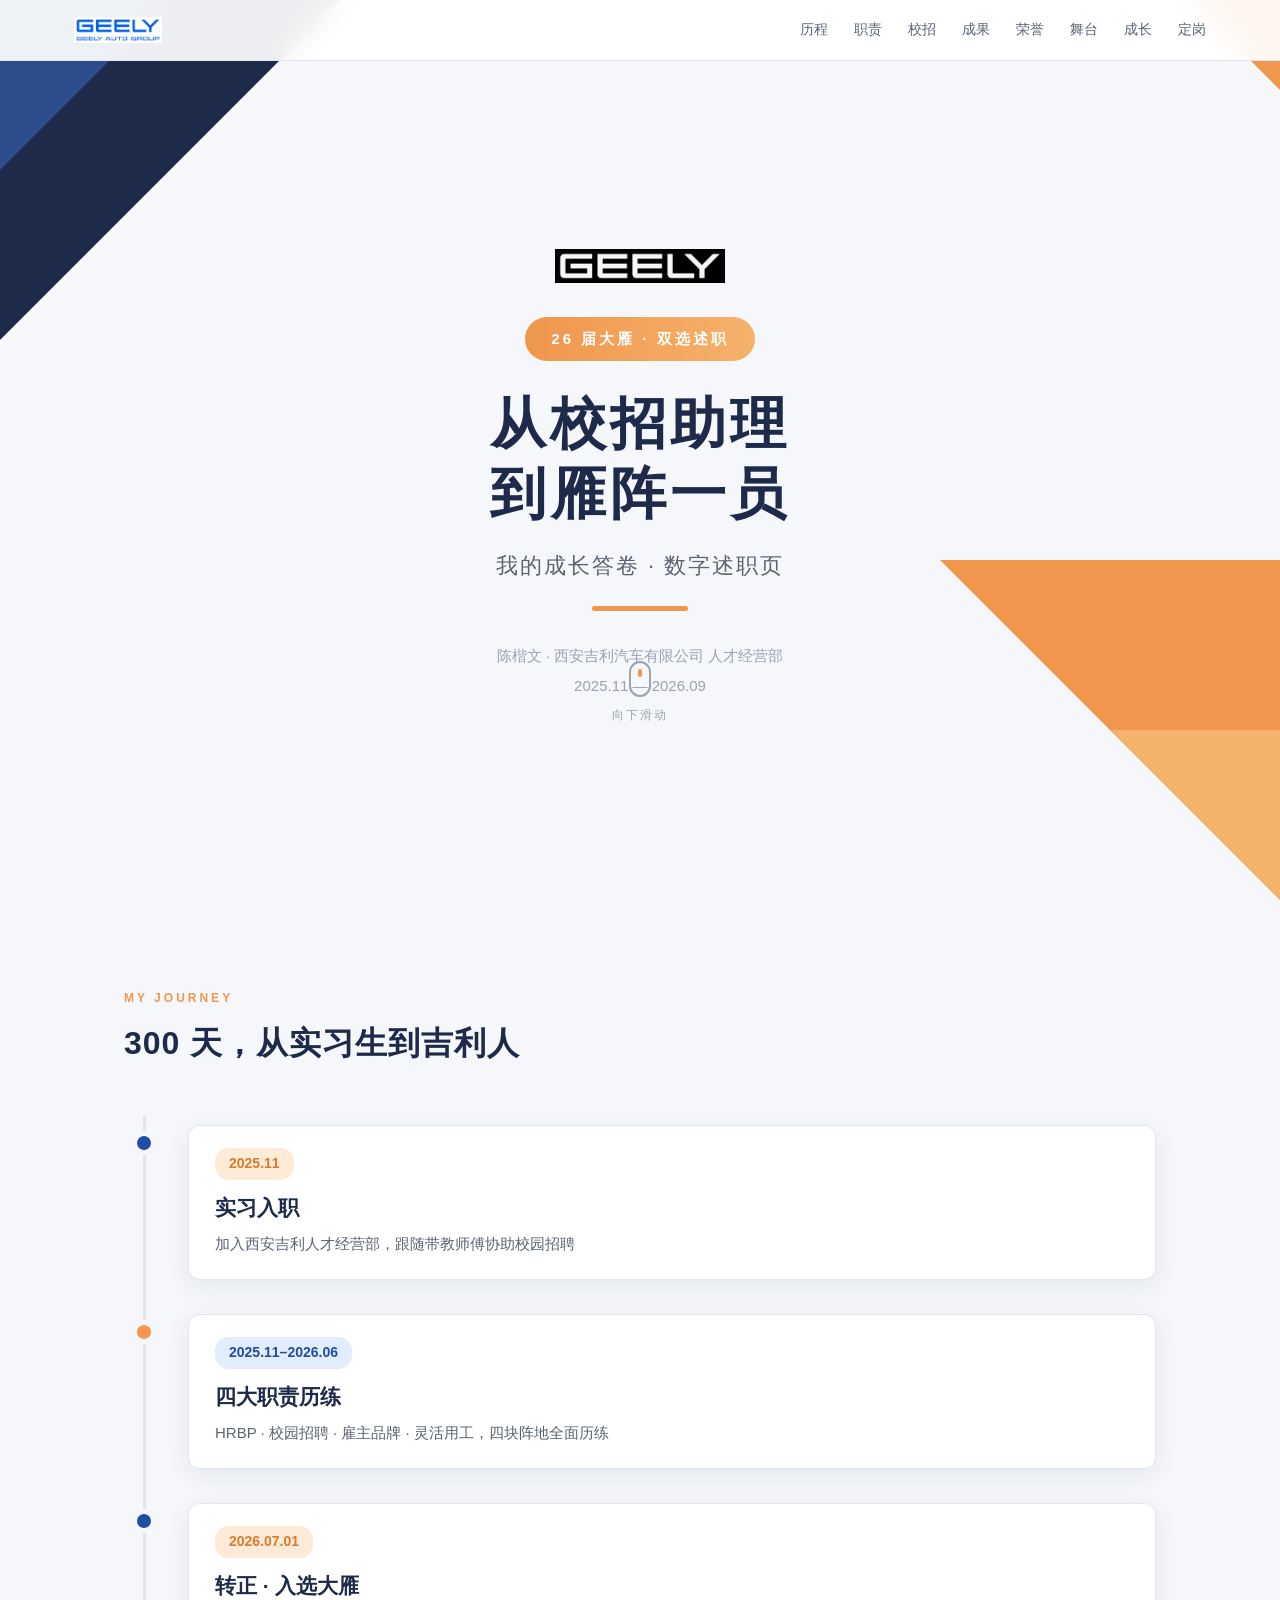
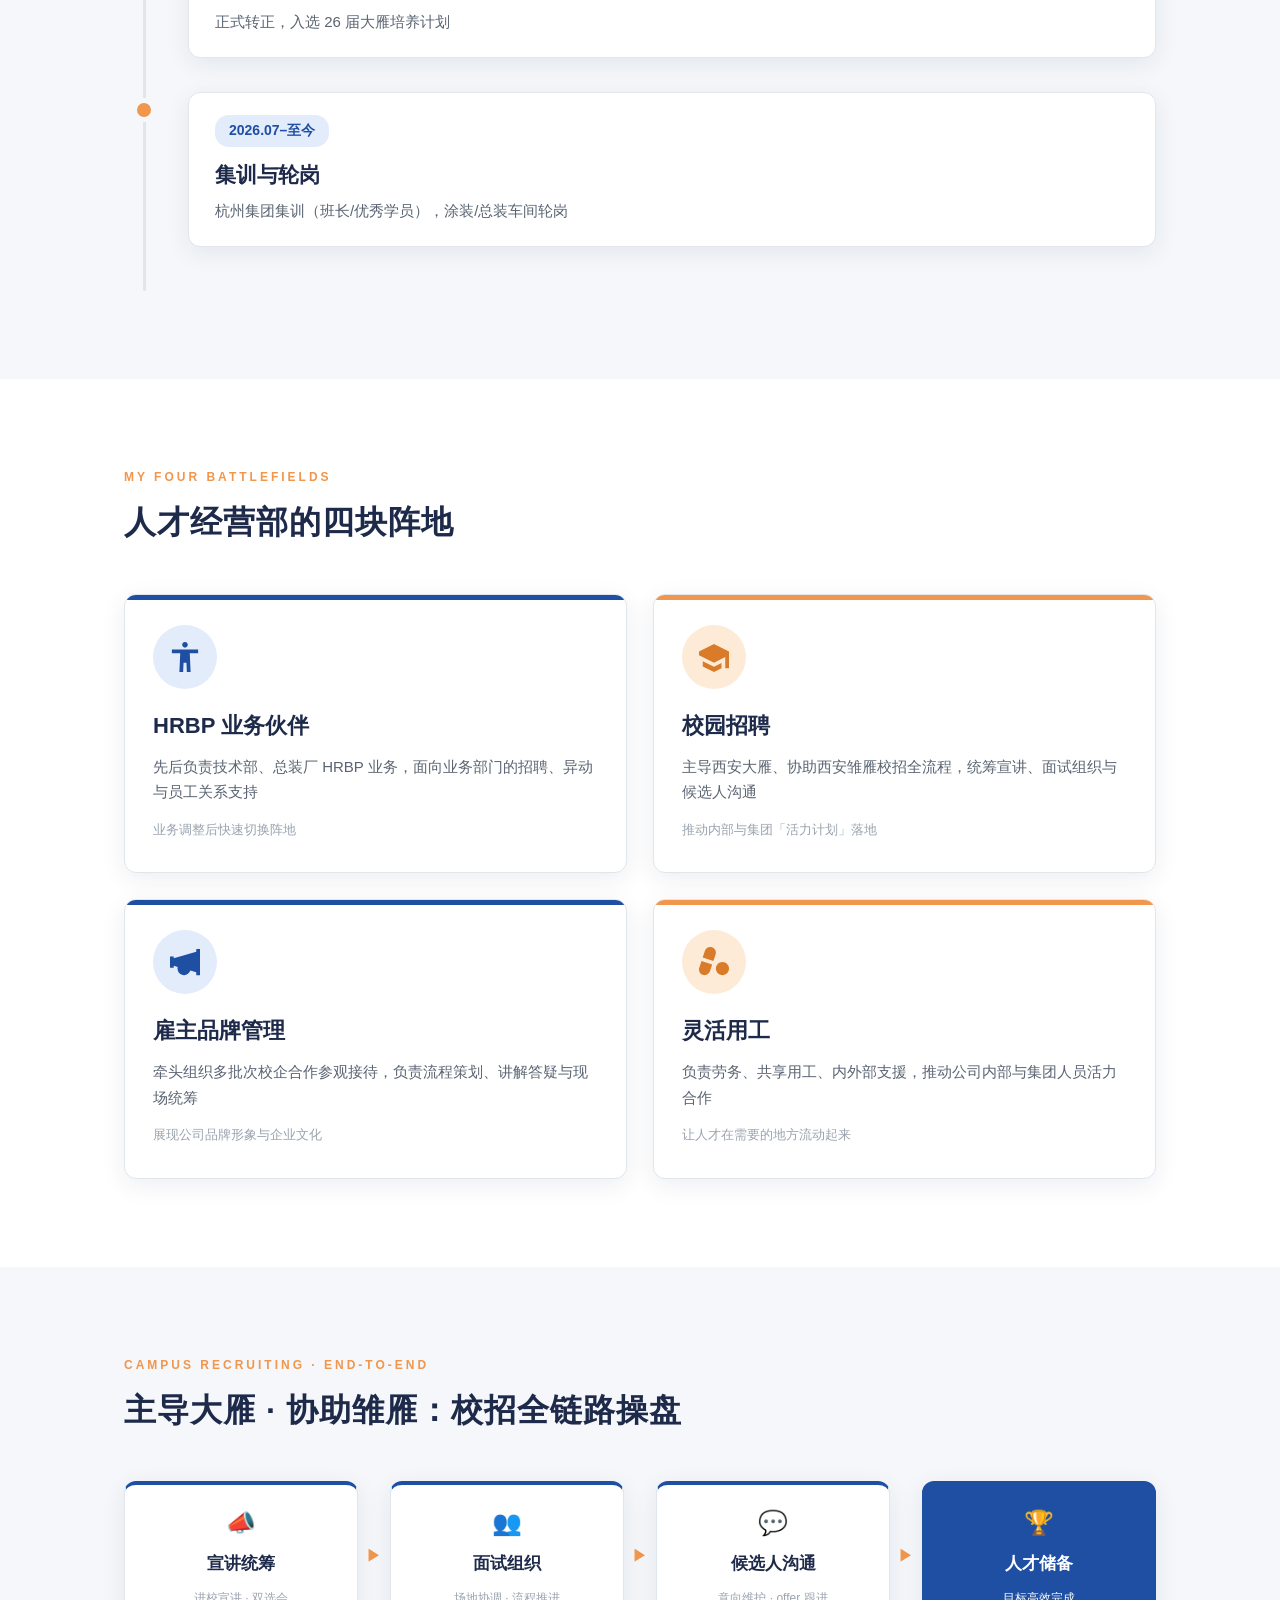
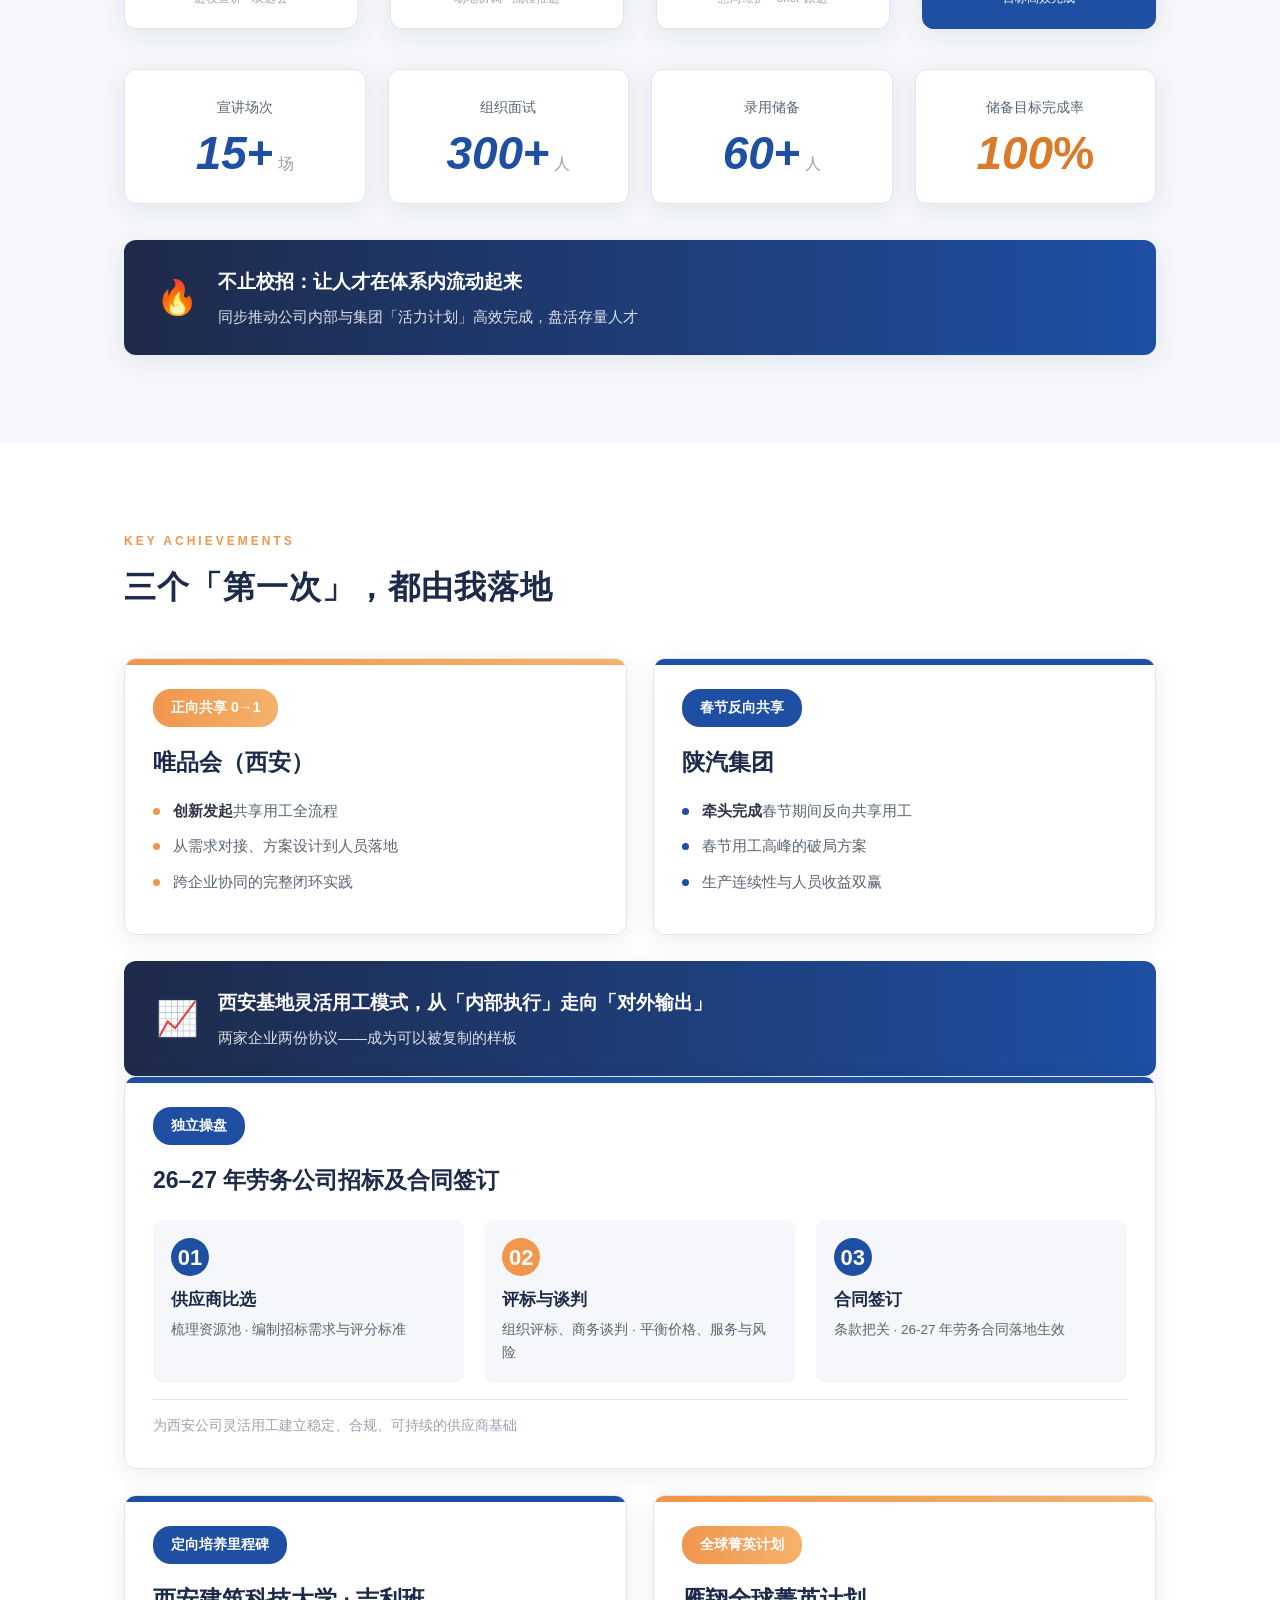
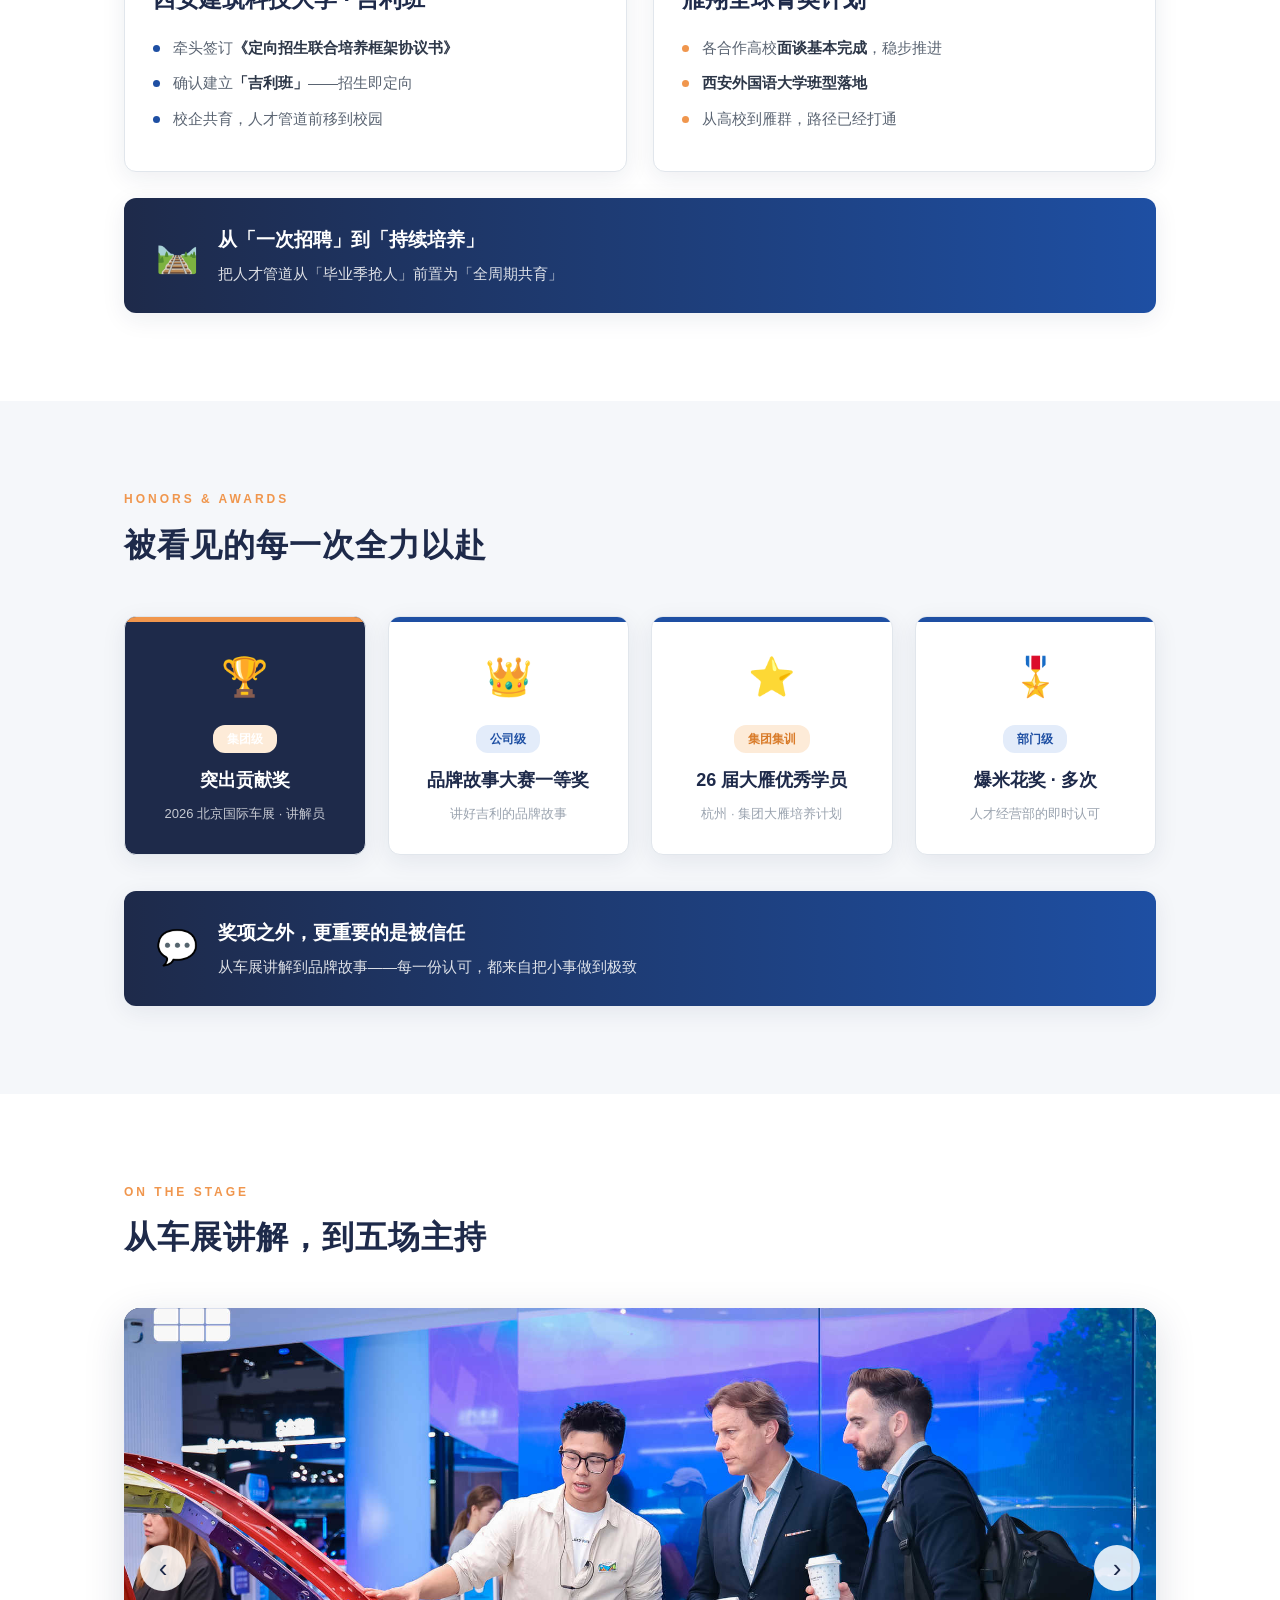
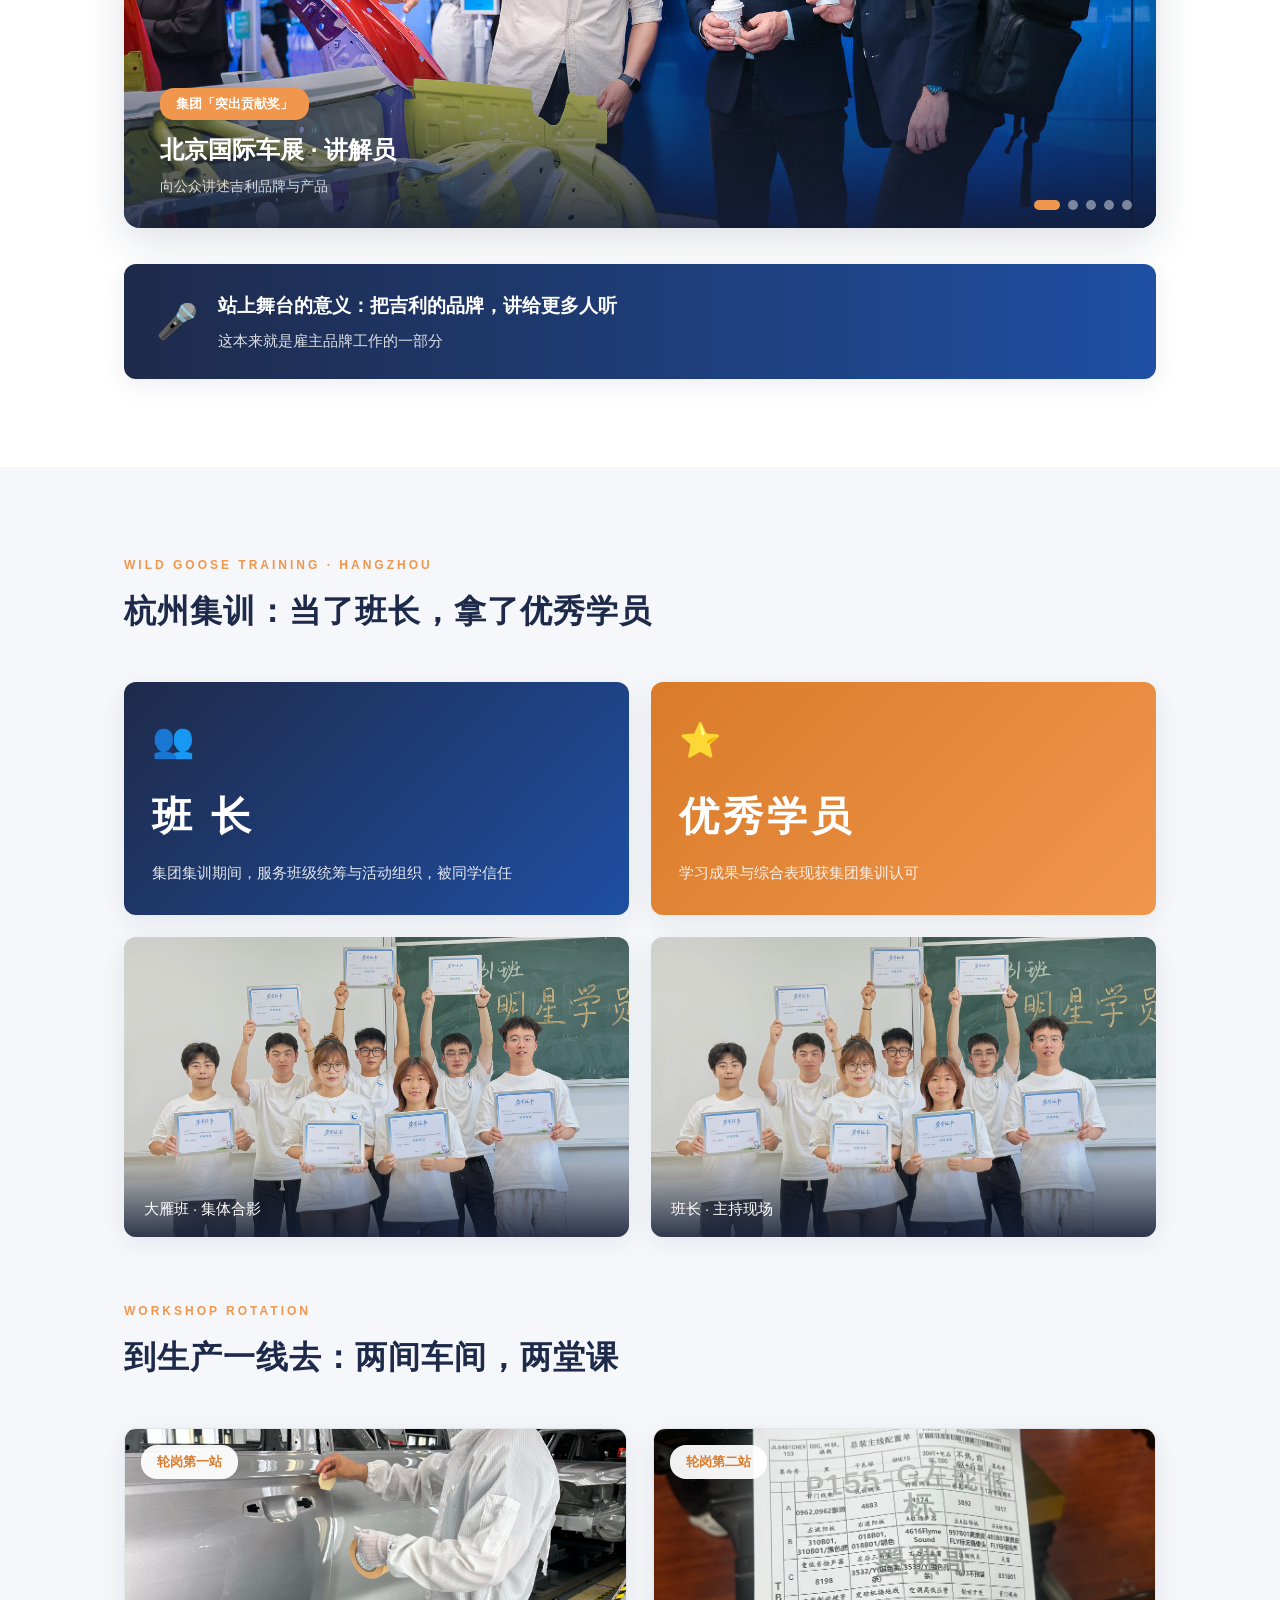
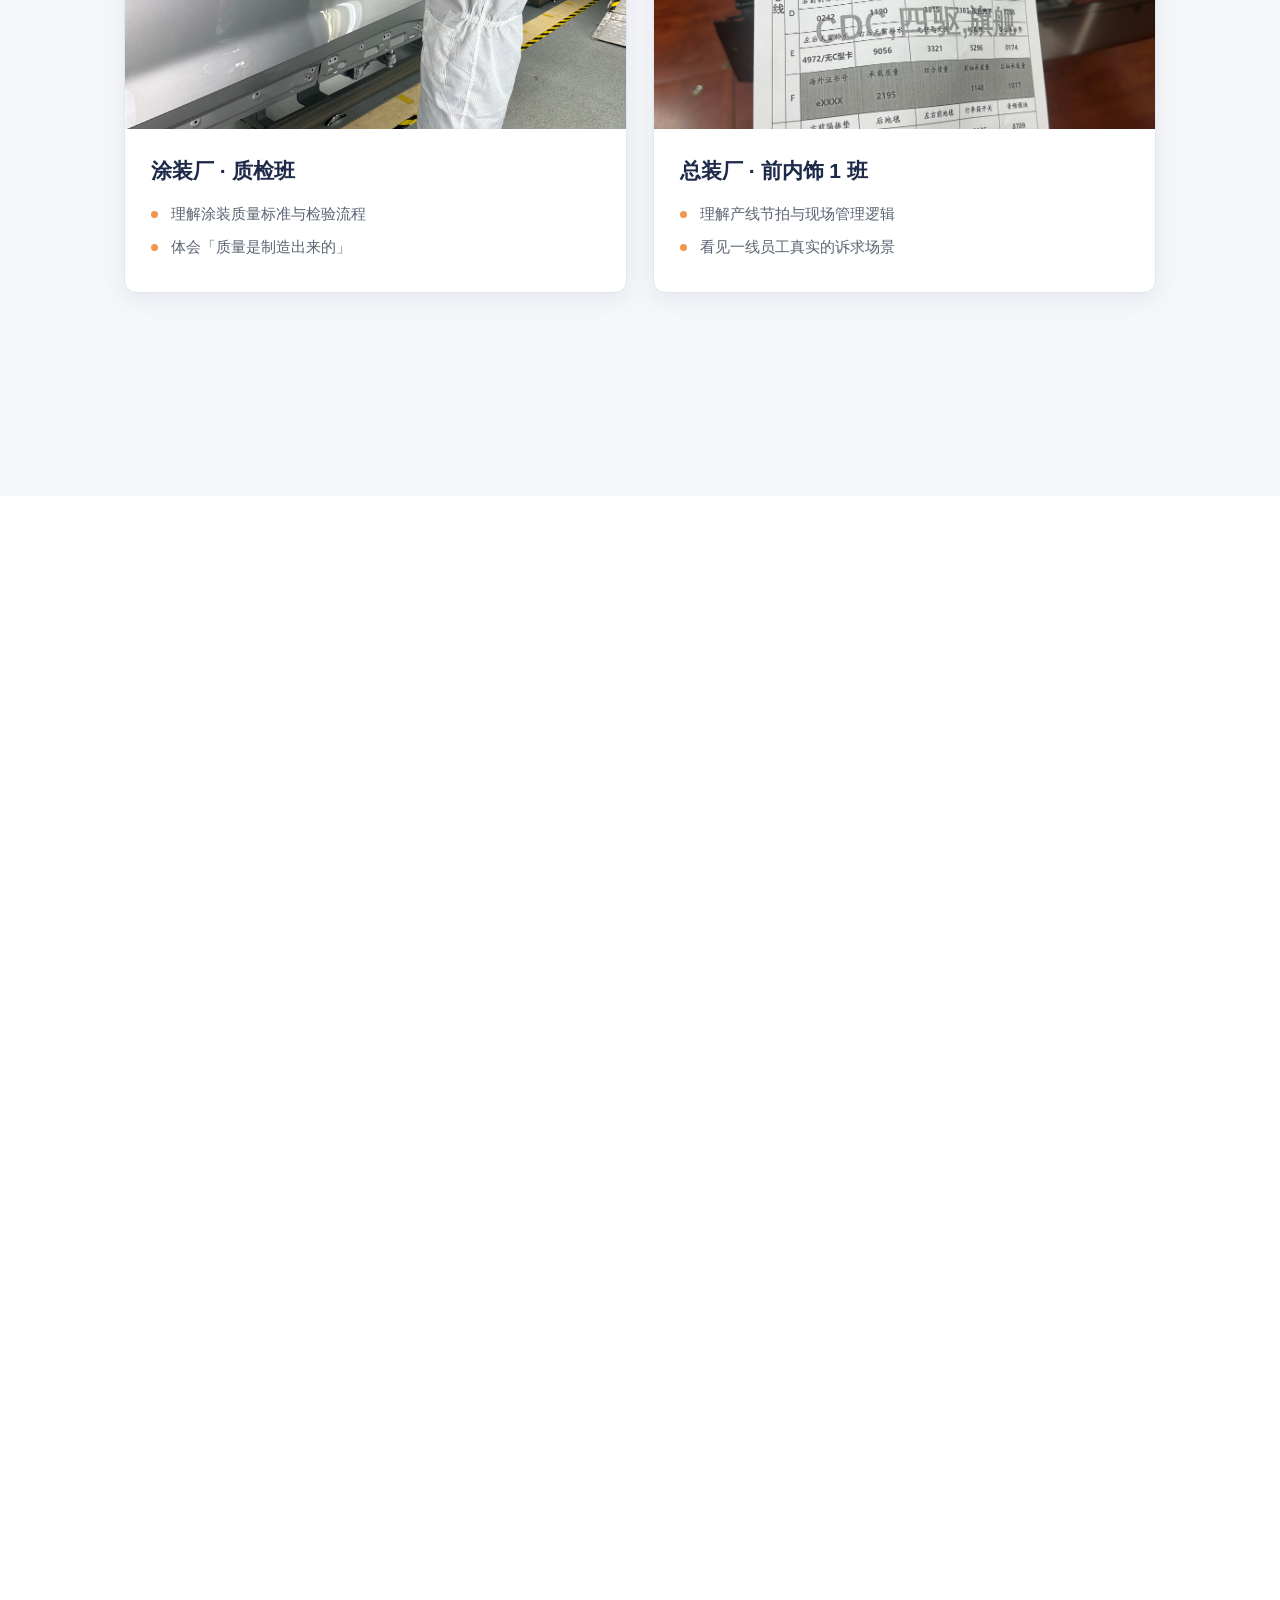
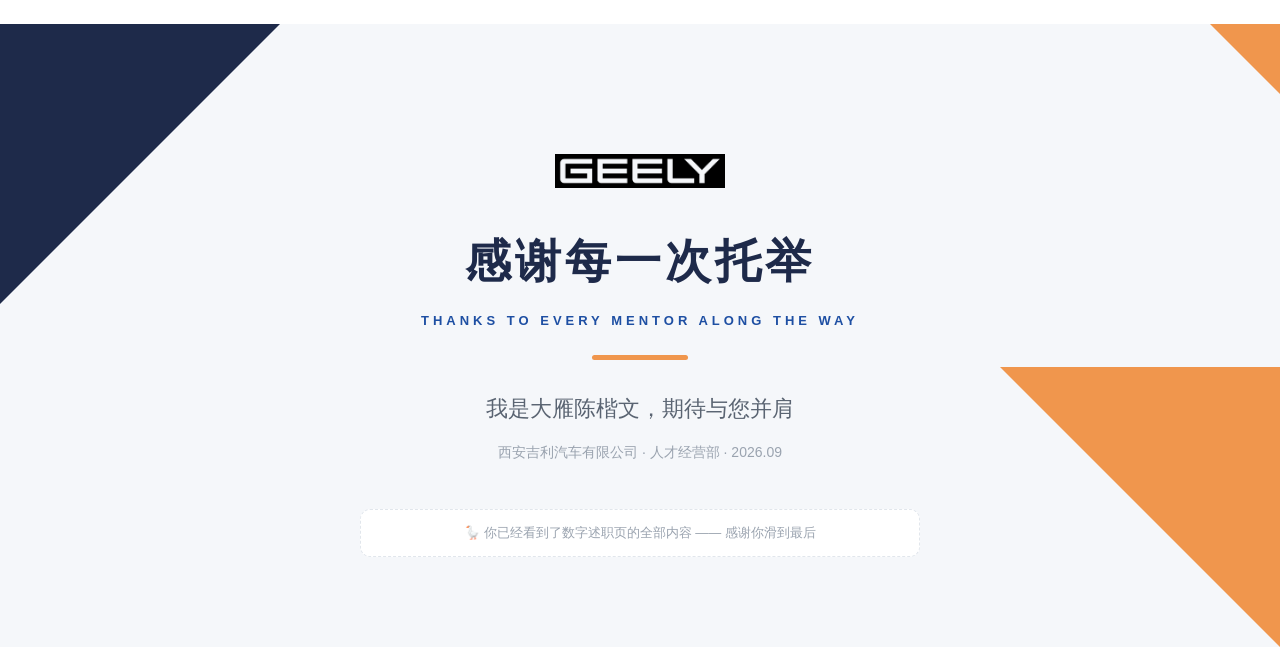
<file: index.html>
<!DOCTYPE html>
<html lang="zh-CN">
<head>
<meta charset="UTF-8">
<meta name="viewport" content="width=device-width, initial-scale=1.0">
<title>陈楷文 · 大雁双选述职 | 数字述职页</title>
<link rel="icon" href="images/geely-wordmark-blue.png">
<link rel="stylesheet" href="css/style.css">
</head>
<body>

<!-- ===== 导航 ===== -->
<nav id="navbar">
  <div class="nav-inner">
    <img src="images/geely-wordmark-blue.png" alt="Geely" class="nav-logo" id="navLogo">
    <div class="nav-links" id="navLinks">
      <a href="#timeline" class="nav-link">历程</a>
      <a href="#duties" class="nav-link">职责</a>
      <a href="#recruiting" class="nav-link">校招</a>
      <a href="#achievements" class="nav-link">成果</a>
      <a href="#honors" class="nav-link">荣誉</a>
      <a href="#stage" class="nav-link">舞台</a>
      <a href="#growth" class="nav-link">成长</a>
      <a href="#plan" class="nav-link">定岗</a>
    </div>
    <button class="nav-burger" id="navBurger" aria-label="菜单"><span></span><span></span><span></span></button>
  </div>
</nav>

<!-- ===== Hero 封面 ===== -->
<header id="hero">
  <div class="tri tri-tl"></div>
  <div class="tri tri-tl2"></div>
  <div class="tri tri-br"></div>
  <div class="tri tri-br2"></div>
  <div class="tri tri-tr"></div>
  <div class="hero-inner">
    <img src="images/geely-wordmark-white.png" alt="Geely" class="hero-logo">
    <div class="hero-badge reveal">26 届大雁 · 双选述职</div>
    <h1 class="reveal">从校招助理<br>到雁阵一员</h1>
    <p class="hero-sub reveal">我的成长答卷 · 数字述职页</p>
    <div class="hero-line reveal"></div>
    <p class="hero-info reveal">陈楷文 · 西安吉利汽车有限公司 人才经营部<br>2025.11 — 2026.09</p>
    <div class="scroll-hint">
      <span></span>
      <p>向下滑动</p>
    </div>
  </div>
</header>

<main>

<!-- ===== 时间轴 ===== -->
<section id="timeline" class="section">
  <div class="container">
    <div class="sec-head reveal">
      <p class="sec-tag">MY JOURNEY</p>
      <h2>300 天，从实习生到吉利人</h2>
    </div>
    <div class="tl-track">
      <div class="tl-line"></div>
      <div class="tl-item reveal">
        <div class="tl-dot blue"></div>
        <div class="tl-card">
          <span class="tl-date">2025.11</span>
          <h3>实习入职</h3>
          <p>加入西安吉利人才经营部，跟随带教师傅协助校园招聘</p>
        </div>
      </div>
      <div class="tl-item reveal">
        <div class="tl-dot orange"></div>
        <div class="tl-card">
          <span class="tl-date">2025.11–2026.06</span>
          <h3>四大职责历练</h3>
          <p>HRBP · 校园招聘 · 雇主品牌 · 灵活用工，四块阵地全面历练</p>
        </div>
      </div>
      <div class="tl-item reveal">
        <div class="tl-dot blue"></div>
        <div class="tl-card">
          <span class="tl-date">2026.07.01</span>
          <h3>转正 · 入选大雁</h3>
          <p>正式转正，入选 26 届大雁培养计划</p>
        </div>
      </div>
      <div class="tl-item reveal">
        <div class="tl-dot orange"></div>
        <div class="tl-card">
          <span class="tl-date">2026.07–至今</span>
          <h3>集训与轮岗</h3>
          <p>杭州集团集训（班长/优秀学员），涂装/总装车间轮岗</p>
        </div>
      </div>
    </div>
  </div>
</section>

<!-- ===== 四大职责 ===== -->
<section id="duties" class="section alt">
  <div class="container">
    <div class="sec-head reveal">
      <p class="sec-tag">MY FOUR BATTLEFIELDS</p>
      <h2>人才经营部的四块阵地</h2>
    </div>
    <div class="grid2">
      <div class="duty-card reveal">
        <div class="duty-icon blue"><svg viewBox="0 0 16 16"><path d="M8.00006 3C8.82849 3 9.50006 2.32843 9.50006 1.5C9.50006 0.671573 8.82849 0 8.00006 0C7.17163 0 6.50006 0.671573 6.50006 1.5C6.50006 2.32843 7.17163 3 8.00006 3ZM15 4V6H10.5454L10.9898 16H8.98778L8.76561 11H7.23426L7.01198 16H5.01L5.45456 6H1V4H15Z"/></svg></div>
        <h3>HRBP 业务伙伴</h3>
        <p>先后负责技术部、总装厂 HRBP 业务，面向业务部门的招聘、异动与员工关系支持</p>
        <span class="duty-note">业务调整后快速切换阵地</span>
      </div>
      <div class="duty-card reveal">
        <div class="duty-icon orange"><svg viewBox="0 0 16 16"><path d="M8 11L14 8V14H16V5L8 1L0 5V7L8 11Z"/><path d="M2 10.2361V13L8 16L12 14V11.2361L8 13.2361L2 10.2361Z"/></svg></div>
        <h3>校园招聘</h3>
        <p>主导西安大雁、协助西安雏雁校招全流程，统筹宣讲、面试组织与候选人沟通</p>
        <span class="duty-note">推动内部与集团「活力计划」落地</span>
      </div>
      <div class="duty-card reveal">
        <div class="duty-icon blue"><svg viewBox="0 0 16 16"><path d="M14 1V2.5L2 6V5H0V11H2V10L4.11255 10.6162C4.0391 10.8985 4 11.1947 4 11.5C4 13.433 5.567 15 7.5 15C9.05764 15 10.3776 13.9825 10.8315 12.5759L14 13.5V15H16V1H14Z"/></svg></div>
        <h3>雇主品牌管理</h3>
        <p>牵头组织多批次校企合作参观接待，负责流程策划、讲解答疑与现场统筹</p>
        <span class="duty-note">展现公司品牌形象与企业文化</span>
      </div>
      <div class="duty-card reveal">
        <div class="duty-icon orange"><svg viewBox="0 0 16 16"><path fill-rule="evenodd" d="M6.94864 0.15391C8.52047 0.677853 9.36995 2.37681 8.84601 3.94864L7.66225 7.49992L1.97015 5.60226L3.15391 2.05128C3.67785 0.479446 5.37681 -0.370034 6.94864 0.15391Z"/><path d="M7.02979 9.39729L5.84601 12.9486C5.32207 14.5205 3.62311 15.37 2.05128 14.846C0.479446 14.3221 -0.370034 12.6231 0.15391 11.0513L1.33769 7.49992L7.02979 9.39729Z"/><path d="M12.5 15C14.433 15 16 13.433 16 11.5C16 9.567 14.433 8 12.5 8C10.567 8 9 9.567 9 11.5C9 13.433 10.567 15 12.5 15Z"/></svg></div>
        <h3>灵活用工</h3>
        <p>负责劳务、共享用工、内外部支援，推动公司内部与集团人员活力合作</p>
        <span class="duty-note">让人才在需要的地方流动起来</span>
      </div>
    </div>
  </div>
</section>

<!-- ===== 校招数据 ===== -->
<section id="recruiting" class="section">
  <div class="container">
    <div class="sec-head reveal">
      <p class="sec-tag">CAMPUS RECRUITING · END-TO-END</p>
      <h2>主导大雁 · 协助雏雁：校招全链路操盘</h2>
    </div>
    <div class="flow reveal">
      <div class="flow-step"><span class="fs-ico">📣</span><b>宣讲统筹</b><small>进校宣讲 · 双选会</small></div>
      <div class="flow-arrow">▶</div>
      <div class="flow-step"><span class="fs-ico">👥</span><b>面试组织</b><small>场地协调 · 流程推进</small></div>
      <div class="flow-arrow">▶</div>
      <div class="flow-step"><span class="fs-ico">💬</span><b>候选人沟通</b><small>意向维护 · offer 跟进</small></div>
      <div class="flow-arrow">▶</div>
      <div class="flow-step done"><span class="fs-ico">🏆</span><b>人才储备</b><small>目标高效完成</small></div>
    </div>
    <div class="kpi-grid">
      <div class="kpi reveal"><small>宣讲场次</small><b><i class="count" data-target="15">0</i>+</b><span>场</span></div>
      <div class="kpi reveal"><small>组织面试</small><b><i class="count" data-target="300">0</i>+</b><span>人</span></div>
      <div class="kpi reveal"><small>录用储备</small><b><i class="count" data-target="60">0</i>+</b><span>人</span></div>
      <div class="kpi orange reveal"><small>储备目标完成率</small><b><i class="count" data-target="100">0</i>%</b></div>
    </div>
    <div class="value-bar reveal">
      <span class="vb-ico">🔥</span>
      <div>
        <b>不止校招：让人才在体系内流动起来</b>
        <p>同步推动公司内部与集团「活力计划」高效完成，盘活存量人才</p>
      </div>
    </div>
  </div>
</section>

<!-- ===== 核心成果 ===== -->
<section id="achievements" class="section alt">
  <div class="container">
    <div class="sec-head reveal">
      <p class="sec-tag">KEY ACHIEVEMENTS</p>
      <h2>三个「第一次」，都由我落地</h2>
    </div>

    <div class="ach-duo reveal">
      <div class="ach-card orange-theme">
        <span class="ach-badge">正向共享 0→1</span>
        <h3>唯品会（西安）</h3>
        <ul>
          <li><b>创新发起</b>共享用工全流程</li>
          <li>从需求对接、方案设计到人员落地</li>
          <li>跨企业协同的完整闭环实践</li>
        </ul>
      </div>
      <div class="ach-card blue-theme">
        <span class="ach-badge">春节反向共享</span>
        <h3>陕汽集团</h3>
        <ul>
          <li><b>牵头完成</b>春节期间反向共享用工</li>
          <li>春节用工高峰的破局方案</li>
          <li>生产连续性与人员收益双赢</li>
        </ul>
      </div>
    </div>
    <div class="value-bar reveal">
      <span class="vb-ico">📈</span>
      <div>
        <b>西安基地灵活用工模式，从「内部执行」走向「对外输出」</b>
        <p>两家企业两份协议——成为可以被复制的样板</p>
      </div>
    </div>

    <div class="ach-solo reveal">
      <div class="ach-card wide blue-theme">
        <span class="ach-badge">独立操盘</span>
        <h3>26–27 年劳务公司招标及合同签订</h3>
        <div class="steps3">
          <div class="s3"><i>01</i><b>供应商比选</b><p>梳理资源池 · 编制招标需求与评分标准</p></div>
          <div class="s3"><i>02</i><b>评标与谈判</b><p>组织评标、商务谈判 · 平衡价格、服务与风险</p></div>
          <div class="s3"><i>03</i><b>合同签订</b><p>条款把关 · 26-27 年劳务合同落地生效</p></div>
        </div>
        <p class="ach-foot">为西安公司灵活用工建立稳定、合规、可持续的供应商基础</p>
      </div>
    </div>

    <div class="ach-duo reveal">
      <div class="ach-card blue-theme">
        <span class="ach-badge">定向培养里程碑</span>
        <h3>西安建筑科技大学 · 吉利班</h3>
        <ul>
          <li>牵头签订<b>《定向招生联合培养框架协议书》</b></li>
          <li>确认建立<b>「吉利班」</b>——招生即定向</li>
          <li>校企共育，人才管道前移到校园</li>
        </ul>
      </div>
      <div class="ach-card orange-theme">
        <span class="ach-badge">全球菁英计划</span>
        <h3>雁翔全球菁英计划</h3>
        <ul>
          <li>各合作高校<b>面谈基本完成</b>，稳步推进</li>
          <li><b>西安外国语大学班型落地</b></li>
          <li>从高校到雁群，路径已经打通</li>
        </ul>
      </div>
    </div>
    <div class="value-bar reveal">
      <span class="vb-ico">🛤️</span>
      <div>
        <b>从「一次招聘」到「持续培养」</b>
        <p>把人才管道从「毕业季抢人」前置为「全周期共育」</p>
      </div>
    </div>
  </div>
</section>

<!-- ===== 荣誉墙 ===== -->
<section id="honors" class="section">
  <div class="container">
    <div class="sec-head reveal">
      <p class="sec-tag">HONORS &amp; AWARDS</p>
      <h2>被看见的每一次全力以赴</h2>
    </div>
    <div class="honor-grid">
      <div class="honor dark reveal"><span class="h-ico">🏆</span><b class="h-level">集团级</b><h3>突出贡献奖</h3><p>2026 北京国际车展 · 讲解员</p></div>
      <div class="honor reveal"><span class="h-ico">👑</span><b class="h-level blue">公司级</b><h3>品牌故事大赛一等奖</h3><p>讲好吉利的品牌故事</p></div>
      <div class="honor reveal"><span class="h-ico">⭐</span><b class="h-level orange">集团集训</b><h3>26 届大雁优秀学员</h3><p>杭州 · 集团大雁培养计划</p></div>
      <div class="honor reveal"><span class="h-ico">🎖️</span><b class="h-level blue">部门级</b><h3>爆米花奖 · 多次</h3><p>人才经营部的即时认可</p></div>
    </div>
    <div class="value-bar reveal">
      <span class="vb-ico">💬</span>
      <div>
        <b>奖项之外，更重要的是被信任</b>
        <p>从车展讲解到品牌故事——每一份认可，都来自把小事做到极致</p>
      </div>
    </div>
  </div>
</section>

<!-- ===== 舞台时刻（轮播）===== -->
<section id="stage" class="section alt">
  <div class="container">
    <div class="sec-head reveal">
      <p class="sec-tag">ON THE STAGE</p>
      <h2>从车展讲解，到五场主持</h2>
    </div>
    <div class="carousel reveal" id="carousel">
      <div class="car-track" id="carTrack">
        <div class="car-slide main"><img src="images/photo_carshow.jpg" alt="北京车展"><div class="car-cap"><span class="car-badge">集团「突出贡献奖」</span><h3>北京国际车展 · 讲解员</h3><p>向公众讲述吉利品牌与产品</p></div></div>
        <div class="car-slide"><img src="images/photo_operation_conf.jpg" alt="经营大会"><div class="car-cap"><span class="car-badge">公司级</span><h3>经营大会 · 主持人</h3><p>西安公司 2026 年度</p></div></div>
        <div class="car-slide"><img src="images/photo_learning_meeting.jpg" alt="学习型组织年会"><div class="car-cap"><span class="car-badge">公司级</span><h3>学习型组织年会 · 主持</h3><p>与嘉宾对谈，共话学习型组织</p></div></div>
        <div class="car-slide"><img src="images/photo_hotel_opening.jpg" alt="吉致酒店开业"><div class="car-cap"><span class="car-badge">公司级</span><h3>吉致酒店开业 · 主持</h3><p>西安公司 开业仪式</p></div></div>
        <div class="car-slide"><img src="images/photo_music_festival.jpg" alt="大雁音乐节"><div class="car-cap"><span class="car-badge">集训</span><h3>大雁音乐节 · 主持</h3><p>26 届大雁集训之夜</p></div></div>
      </div>
      <button class="car-btn prev" id="carPrev" aria-label="上一张">‹</button>
      <button class="car-btn next" id="carNext" aria-label="下一张">›</button>
      <div class="car-dots" id="carDots"></div>
    </div>
    <div class="value-bar reveal">
      <span class="vb-ico">🎤</span>
      <div>
        <b>站上舞台的意义：把吉利的品牌，讲给更多人听</b>
        <p>这本来就是雇主品牌工作的一部分</p>
      </div>
    </div>
  </div>
</section>

<!-- ===== 成长：大雁计划 + 轮岗 ===== -->
<section id="growth" class="section">
  <div class="container">
    <div class="sec-head reveal">
      <p class="sec-tag">WILD GOOSE TRAINING · HANGZHOU</p>
      <h2>杭州集训：当了班长，拿了优秀学员</h2>
    </div>
    <div class="growth-grid">
      <div class="big-block navy reveal"><span class="bb-ico">👥</span><b>班 长</b><p>集团集训期间，服务班级统筹与活动组织，被同学信任</p></div>
      <div class="big-block orange reveal"><span class="bb-ico">⭐</span><b>优秀学员</b><p>学习成果与综合表现获集团集训认可</p></div>
      <div class="growth-photo reveal"><img src="images/photo_training_group.jpg" alt="大雁班合影"><div class="gp-cap">大雁班 · 集体合影</div></div>
      <div class="growth-photo reveal"><img src="images/photo_training_speech.jpg" alt="班长主持"><div class="gp-cap">班长 · 主持现场</div></div>
    </div>

    <div class="sec-head reveal" style="margin-top:64px">
      <p class="sec-tag">WORKSHOP ROTATION</p>
      <h2>到生产一线去：两间车间，两堂课</h2>
    </div>
    <div class="rot-grid">
      <div class="rot-card reveal">
        <div class="rot-photo"><img src="images/photo_paint_shop2.jpg" alt="涂装质检"><span>轮岗第一站</span></div>
        <div class="rot-body">
          <h3>涂装厂 · 质检班</h3>
          <ul><li>理解涂装质量标准与检验流程</li><li>体会「质量是制造出来的」</li></ul>
        </div>
      </div>
      <div class="rot-card reveal">
        <div class="rot-photo"><img src="images/photo_final_assembly.jpg" alt="总装核验"><span>轮岗第二站</span></div>
        <div class="rot-body">
          <h3>总装厂 · 前内饰 1 班</h3>
          <ul><li>理解产线节拍与现场管理逻辑</li><li>看见一线员工真实的诉求场景</li></ul>
        </div>
      </div>
    </div>
    <div class="value-bar reveal">
      <span class="vb-ico">💡</span>
      <div>
        <b>从「招人的人」，变成「懂制造的人」</b>
        <p>HRBP 的底气来自现场——这是我在两间车间最真实的收获</p>
      </div>
    </div>
  </div>
</section>

<!-- ===== 反思 + 定岗 ===== -->
<section id="plan" class="section alt">
  <div class="container">
    <div class="sec-head reveal">
      <p class="sec-tag">SELF-REFLECTION</p>
      <h2>我还年轻，我知道自己缺什么</h2>
    </div>
    <div class="refl-rows">
      <div class="refl-row reveal">
        <div class="refl-prob"><b>制造业务知识仍需系统深化</b><p>懂了现场，但还没到「懂工艺」的深度</p></div>
        <span class="refl-arrow">→</span>
        <div class="refl-fix"><b>轮岗笔记持续沉淀</b><p>整理成册，向班组长、老师傅请教复盘</p></div>
      </div>
      <div class="refl-row reveal">
        <div class="refl-prob"><b>大项目独立统筹经验尚浅</b><p>方法论提炼与跨场景复用能力需打磨</p></div>
        <span class="refl-arrow">→</span>
        <div class="refl-fix"><b>从成功案例提炼方法论</b><p>把共享用工经验沉淀为可复用的流程清单</p></div>
      </div>
    </div>

    <div class="declare reveal">
      <p class="sec-tag">MY CHOICE &amp; MY COMMITMENTS</p>
      <div class="declare-bar">
        <span class="d-ico">🎯</span>
        <div><small>我的定岗意向</small><b>人才经营部 · HRBP 岗</b></div>
      </div>
    </div>
    <div class="commit-grid">
      <div class="commit reveal"><i>01</i><span class="c-ico">🤝</span><h3>做懂业务的 HRBP</h3><p>把车间轮岗的一线理解带回来，让 HR 方案长在业务现场</p><small>轮岗不是弯路，是 HRBP 的地基</small></div>
      <div class="commit reveal"><i>02</i><span class="c-ico">🚀</span><h3>27 届校招攻坚</h3><p>把 26 届大雁/雏雁全流程经验，复用为 27 届校招方法论</p><small>从「会做」到「带人做」</small></div>
      <div class="commit reveal"><i>03</i><span class="c-ico">🔗</span><h3>灵活用工体系化</h3><p>把共享用工创新实践，沉淀为标准流程与风控清单</p><small>让创新不止于一次成功</small></div>
    </div>
    <div class="slogan reveal">让 HR 的工作，离业务更近一步</div>
  </div>
</section>

</main>

<!-- ===== 致谢 ===== -->
<footer id="thanks">
  <div class="tri tri-tl"></div>
  <div class="tri tri-br"></div>
  <div class="tri tri-tr"></div>
  <div class="footer-inner">
    <img src="images/geely-wordmark-white.png" alt="Geely" class="hero-logo">
    <h2>感谢每一次托举</h2>
    <p class="f-sub">THANKS TO EVERY MENTOR ALONG THE WAY</p>
    <div class="hero-line"></div>
    <p class="f-msg">我是大雁陈楷文，期待与您并肩</p>
    <p class="f-info">西安吉利汽车有限公司 · 人才经营部 · 2026.09</p>
    <p class="f-egg">🪿 你已经看到了数字述职页的全部内容 —— 感谢你滑到最后</p>
  </div>
</footer>

<script src="js/script.js"></script>
</body>
</html>
</file>
<file: css/style.css>
/* ============ 陈楷文 · 数字述职页 ============ */
:root{
  --primary:#1E4FA3; --navy:#1E2A4A; --accent:#F0964D; --accent2:#F5B26B;
  --bg:#F5F7FA; --card:#FFFFFF; --text:#2D3748; --text2:#5A6472; --text3:#9AA3AF;
  --border:#E1E6EC; --blue-lt:#E3ECFA; --orange-lt:#FDEBD8;
  --radius:12px; --shadow:0 6px 24px rgba(30,42,74,.08);
}
*{margin:0;padding:0;box-sizing:border-box}
html{scroll-behavior:smooth}
body{font-family:'Microsoft YaHei','PingFang SC',sans-serif;background:var(--bg);color:var(--text);line-height:1.7;overflow-x:hidden}
img{display:block;max-width:100%}
.container{max-width:1080px;margin:0 auto;padding:0 24px}
.section{padding:88px 0}
.section.alt{background:#fff}

/* ===== Reveal 动画 ===== */
.reveal{opacity:0;transform:translateY(32px);transition:opacity .7s ease,transform .7s ease}
.reveal.visible{opacity:1;transform:translateY(0)}
.reveal:nth-child(2){transition-delay:.1s}.reveal:nth-child(3){transition-delay:.2s}.reveal:nth-child(4){transition-delay:.3s}

/* ===== 导航 ===== */
#navbar{position:fixed;top:0;left:0;right:0;z-index:100;background:rgba(255,255,255,.92);backdrop-filter:blur(12px);border-bottom:1px solid var(--border);transition:box-shadow .3s}
#navbar.scrolled{box-shadow:0 4px 20px rgba(30,42,74,.10)}
.nav-inner{max-width:1180px;margin:0 auto;padding:0 24px;height:60px;display:flex;align-items:center;justify-content:space-between}
.nav-logo{height:26px;width:auto}
.nav-links{display:flex;gap:26px}
.nav-link{color:var(--text2);text-decoration:none;font-size:14px;transition:color .2s}
.nav-link:hover,.nav-link.active{color:var(--primary);font-weight:bold}
.nav-burger{display:none;flex-direction:column;gap:5px;background:none;border:none;cursor:pointer;padding:6px}
.nav-burger span{width:22px;height:2.5px;background:var(--navy);border-radius:2px;transition:.3s}
.nav-burger.open span:nth-child(1){transform:translateY(7.5px) rotate(45deg)}
.nav-burger.open span:nth-child(2){opacity:0}
.nav-burger.open span:nth-child(3){transform:translateY(-7.5px) rotate(-45deg)}

/* ===== Hero ===== */
#hero{position:relative;min-height:100vh;display:flex;align-items:center;justify-content:center;background:var(--bg);overflow:hidden}
.tri{position:absolute;pointer-events:none}
.tri-tl{top:0;left:0;width:0;height:0;border-style:solid;border-width:340px 340px 0 0;border-color:var(--navy) transparent transparent transparent}
.tri-tl2{top:0;left:0;width:0;height:0;border-style:solid;border-width:170px 170px 0 0;border-color:#3D6BC4 transparent transparent transparent;opacity:.55}
.tri-br{bottom:0;right:0;width:0;height:0;border-style:solid;border-width:0 340px 340px 0;border-color:transparent var(--accent) transparent transparent}
.tri-br2{bottom:0;right:0;width:0;height:0;border-style:solid;border-width:0 170px 170px 0;border-color:transparent var(--accent2) transparent transparent}
.tri-tr{top:0;right:0;width:0;height:0;border-style:solid;border-width:0 90px 90px 0;border-color:transparent var(--accent) transparent transparent}
.hero-inner{position:relative;z-index:2;text-align:center;padding:110px 24px 60px;max-width:720px}
.hero-logo{height:34px;margin:0 auto 34px}
.hero-badge{display:inline-block;background:linear-gradient(90deg,var(--accent),var(--accent2));color:#fff;font-size:15px;font-weight:bold;letter-spacing:3px;padding:9px 26px;border-radius:22px;margin-bottom:28px}
#hero h1{font-size:56px;color:var(--navy);letter-spacing:4px;line-height:1.25;margin-bottom:18px}
.hero-sub{font-size:22px;color:var(--text2);letter-spacing:2px;margin-bottom:14px}
.hero-line{width:96px;height:5px;border-radius:3px;background:var(--accent);margin:22px auto 30px}
.hero-info{color:var(--text3);font-size:15px;line-height:2}
.scroll-hint{position:absolute;bottom:36px;left:50%;transform:translateX(-50%);text-align:center}
.scroll-hint span{display:block;width:22px;height:36px;border:2px solid var(--text3);border-radius:12px;margin:0 auto 8px;position:relative}
.scroll-hint span::after{content:'';position:absolute;top:6px;left:50%;transform:translateX(-50%);width:4px;height:8px;border-radius:2px;background:var(--accent);animation:drop 1.6s infinite}
.scroll-hint p{font-size:12px;color:var(--text3);letter-spacing:2px}
@keyframes drop{0%{top:6px;opacity:1}70%{top:20px;opacity:0}100%{top:6px;opacity:0}}

/* ===== Section 头部 ===== */
.sec-head{margin-bottom:44px}
.sec-tag{color:var(--accent);font-size:12px;font-weight:bold;letter-spacing:3px;font-family:Arial,sans-serif;margin-bottom:8px}
.sec-head h2{font-size:32px;color:var(--navy);letter-spacing:1px}

/* ===== 时间轴 ===== */
.tl-track{position:relative;padding:10px 0}
.tl-line{position:absolute;left:19px;top:0;bottom:0;width:3px;background:var(--border);border-radius:2px}
.tl-item{position:relative;padding-left:64px;margin-bottom:34px}
.tl-dot{position:absolute;left:8px;top:6px;width:24px;height:24px;border-radius:50%;border:5px solid var(--bg);z-index:2}
.tl-dot.blue{background:var(--primary)}
.tl-dot.orange{background:var(--accent)}
.section.alt .tl-dot{border-color:#fff}
.tl-card{background:var(--card);border:1px solid var(--border);border-radius:var(--radius);padding:22px 26px;box-shadow:var(--shadow)}
.tl-date{display:inline-block;font-family:Arial,sans-serif;font-weight:bold;font-size:14px;padding:4px 14px;border-radius:14px;margin-bottom:10px}
.tl-item:nth-child(odd) .tl-date{background:var(--blue-lt);color:var(--primary)}
.tl-item:nth-child(even) .tl-date{background:var(--orange-lt);color:#D97B29}
.tl-card h3{font-size:21px;color:var(--navy);margin-bottom:6px}
.tl-card p{color:var(--text2);font-size:15px}

/* ===== 职责卡 ===== */
.grid2{display:grid;grid-template-columns:1fr 1fr;gap:26px}
.duty-card{background:var(--card);border:1px solid var(--border);border-radius:var(--radius);padding:30px 28px;box-shadow:var(--shadow);position:relative;overflow:hidden}
.duty-card::before{content:'';position:absolute;top:0;left:0;right:0;height:5px}
.duty-card:nth-child(odd)::before{background:var(--primary)}
.duty-card:nth-child(even)::before{background:var(--accent)}
.duty-icon{width:64px;height:64px;border-radius:50%;display:flex;align-items:center;justify-content:center;margin-bottom:18px}
.duty-icon svg{width:30px;height:30px;fill:currentColor}
.duty-icon.blue{background:var(--blue-lt);color:var(--primary)}
.duty-icon.orange{background:var(--orange-lt);color:#D97B29}
.duty-card h3{font-size:22px;color:var(--navy);margin-bottom:10px}
.duty-card p{color:var(--text2);font-size:15px}
.duty-note{display:inline-block;margin-top:14px;font-size:13px;color:var(--text3)}

/* ===== 校招流程 ===== */
.flow{display:flex;align-items:stretch;gap:8px;margin-bottom:40px}
.flow-step{flex:1;background:var(--card);border:1px solid var(--border);border-radius:var(--radius);padding:18px 14px;text-align:center;box-shadow:var(--shadow);border-top:4px solid var(--primary)}
.flow-step.done{background:var(--primary);border-color:var(--primary)}
.flow-step.done b,.flow-step.done small{color:#fff}
.flow-step.done .fs-ico{opacity:1}
.fs-ico{font-size:24px;display:block;margin-bottom:6px}
.flow-step b{display:block;color:var(--navy);font-size:17px;margin-bottom:4px}
.flow-step small{color:var(--text3);font-size:12px}
.flow-arrow{align-self:center;color:var(--accent);font-size:16px}

.kpi-grid{display:grid;grid-template-columns:repeat(4,1fr);gap:22px;margin-bottom:36px}
.kpi{background:var(--card);border:1px solid var(--border);border-radius:var(--radius);box-shadow:var(--shadow);padding:26px 22px;text-align:center}
.kpi small{display:block;color:var(--text2);font-size:14px;margin-bottom:10px}
.kpi b{font-family:Arial,sans-serif;font-size:46px;color:var(--primary);line-height:1}
.kpi.orange b{color:#D97B29}
.kpi span{display:inline-block;color:var(--text3);font-size:16px;margin-left:4px}
.kpi.orange span{display:none}

.value-bar{display:flex;align-items:center;gap:20px;background:linear-gradient(90deg,var(--navy),var(--primary));border-radius:var(--radius);padding:26px 32px;box-shadow:var(--shadow)}
.vb-ico{font-size:34px;flex-shrink:0}
.value-bar b{display:block;color:#fff;font-size:19px;margin-bottom:6px}
.value-bar p{color:rgba(255,255,255,.85);font-size:14.5px}

/* ===== 成果卡 ===== */
.ach-duo{display:grid;grid-template-columns:1fr 1fr;gap:26px;margin-bottom:26px}
.ach-solo{margin-bottom:26px}
.ach-card{background:var(--card);border:1px solid var(--border);border-radius:var(--radius);box-shadow:var(--shadow);padding:30px 28px;position:relative;overflow:hidden}
.ach-card::before{content:'';position:absolute;top:0;left:0;right:0;height:6px}
.ach-card.orange-theme::before{background:linear-gradient(90deg,var(--accent),var(--accent2))}
.ach-card.blue-theme::before{background:var(--primary)}
.ach-card.wide{max-width:none}
.ach-badge{display:inline-block;color:#fff;font-size:14px;font-weight:bold;padding:7px 18px;border-radius:18px;margin-bottom:16px}
.orange-theme .ach-badge{background:linear-gradient(90deg,var(--accent),var(--accent2))}
.blue-theme .ach-badge{background:var(--primary)}
.ach-card h3{font-size:23px;color:var(--navy);margin-bottom:16px}
.ach-card ul{list-style:none}
.ach-card ul li{padding-left:20px;position:relative;color:var(--text2);font-size:15px;margin-bottom:10px}
.ach-card ul li::before{content:'';position:absolute;left:0;top:10px;width:7px;height:7px;border-radius:50%}
.orange-theme ul li::before{background:var(--accent)}
.blue-theme ul li::before{background:var(--primary)}
.ach-card b{color:var(--text)}
.steps3{display:grid;grid-template-columns:repeat(3,1fr);gap:20px;margin:20px 0 16px}
.s3{background:var(--bg);border-radius:10px;padding:18px}
.s3 i{font-style:normal;font-family:Arial,sans-serif;font-size:22px;font-weight:bold;color:#fff;display:inline-flex;width:38px;height:38px;border-radius:50%;align-items:center;justify-content:center;margin-bottom:10px}
.s3:nth-child(odd) i{background:var(--primary)}
.s3:nth-child(2) i{background:var(--accent)}
.s3 b{display:block;color:var(--navy);font-size:17px;margin-bottom:4px}
.s3 p{color:var(--text2);font-size:13.5px}
.ach-foot{color:var(--text3);font-size:14px;border-top:1px solid var(--border);padding-top:14px}

/* ===== 荣誉墙 ===== */
.honor-grid{display:grid;grid-template-columns:repeat(4,1fr);gap:22px;margin-bottom:36px}
.honor{background:var(--card);border:1px solid var(--border);border-radius:var(--radius);box-shadow:var(--shadow);padding:28px 20px;text-align:center;position:relative;overflow:hidden}
.honor::before{content:'';position:absolute;top:0;left:0;right:0;height:5px;background:var(--primary)}
.honor.dark{background:var(--navy)}
.honor.dark::before{background:var(--accent)}
.honor.dark h3,.honor.dark .h-level{color:#fff}
.honor.dark p{color:rgba(255,255,255,.75)}
.h-ico{font-size:38px;display:block;margin-bottom:14px}
.h-level{display:inline-block;font-size:12px;font-weight:bold;padding:4px 14px;border-radius:12px;background:var(--orange-lt);color:#D97B29;margin-bottom:12px}
.h-level.blue{background:var(--blue-lt);color:var(--primary)}
.honor h3{font-size:18px;color:var(--navy);margin-bottom:8px}
.honor p{color:var(--text3);font-size:13px}

/* ===== 轮播 ===== */
.carousel{position:relative;border-radius:16px;overflow:hidden;box-shadow:0 12px 40px rgba(30,42,74,.15);margin-bottom:36px;background:var(--navy)}
.car-track{display:flex;transition:transform .65s cubic-bezier(.4,0,.2,1)}
.car-slide{position:relative;flex:0 0 100%;height:520px}
.car-slide img{width:100%;height:100%;object-fit:cover;object-position:center}
.car-slide.main img{object-position:center 35%}
.car-cap{position:absolute;left:0;right:0;bottom:0;padding:64px 36px 30px;background:linear-gradient(transparent,rgba(20,30,55,.88));color:#fff}
.car-badge{display:inline-block;background:var(--accent);font-size:13px;font-weight:bold;padding:5px 16px;border-radius:14px;margin-bottom:10px}
.car-cap h3{font-size:24px;margin-bottom:4px}
.car-cap p{color:rgba(255,255,255,.8);font-size:14px}
.car-btn{position:absolute;top:50%;transform:translateY(-50%);width:46px;height:46px;border-radius:50%;border:none;background:rgba(255,255,255,.85);color:var(--navy);font-size:26px;cursor:pointer;display:flex;align-items:center;justify-content:center;transition:.25s;z-index:5}
.car-btn:hover{background:var(--accent);color:#fff}
.car-btn.prev{left:16px}
.car-btn.next{right:16px}
.car-dots{position:absolute;bottom:18px;right:24px;display:flex;gap:8px;z-index:5}
.car-dots .dot{width:10px;height:10px;border-radius:50%;background:rgba(255,255,255,.45);cursor:pointer;transition:.25s;border:none;padding:0}
.car-dots .dot.active{background:var(--accent);width:26px;border-radius:6px}

/* ===== 成长 ===== */
.growth-grid{display:grid;grid-template-columns:1fr 1fr;gap:22px;margin-bottom:8px}
.big-block{border-radius:var(--radius);padding:30px 28px;color:#fff;box-shadow:var(--shadow)}
.big-block.navy{background:linear-gradient(135deg,var(--navy),var(--primary))}
.big-block.orange{background:linear-gradient(135deg,#D97B29,var(--accent))}
.bb-ico{font-size:34px;display:block;margin-bottom:12px}
.big-block b{font-size:40px;letter-spacing:4px;display:block;margin-bottom:10px}
.big-block p{font-size:15px;opacity:.88}
.growth-photo{position:relative;border-radius:var(--radius);overflow:hidden;box-shadow:var(--shadow)}
.growth-photo img{width:100%;height:300px;object-fit:cover}
.gp-cap{position:absolute;left:0;bottom:0;right:0;background:linear-gradient(transparent,rgba(20,30,55,.85));color:#fff;padding:40px 20px 16px;font-size:14.5px}

.rot-grid{display:grid;grid-template-columns:1fr 1fr;gap:26px}
.rot-card{background:var(--card);border:1px solid var(--border);border-radius:var(--radius);box-shadow:var(--shadow);overflow:hidden}
.rot-photo{position:relative}
.rot-photo img{width:100%;height:300px;object-fit:cover}
.rot-photo span{position:absolute;top:16px;left:16px;background:rgba(255,255,255,.94);color:#D97B29;font-size:13px;font-weight:bold;padding:6px 16px;border-radius:16px}
.rot-body{padding:24px 26px}
.rot-body h3{font-size:21px;color:var(--navy);margin-bottom:12px}
.rot-body ul{list-style:none}
.rot-body li{padding-left:20px;position:relative;color:var(--text2);font-size:15px;margin-bottom:8px}
.rot-body li::before{content:'';position:absolute;left:0;top:10px;width:7px;height:7px;border-radius:50%;background:var(--accent)}

/* ===== 反思 & 定岗 ===== */
.refl-rows{display:flex;flex-direction:column;gap:20px;margin-bottom:56px}
.refl-row{display:grid;grid-template-columns:1fr 40px 1fr;gap:14px;align-items:stretch}
.refl-prob,.refl-fix{background:var(--card);border:1px solid var(--border);border-radius:var(--radius);box-shadow:var(--shadow);padding:22px 24px}
.refl-prob{border-left:6px solid var(--primary)}
.refl-fix{border-left:6px solid var(--accent)}
.refl-prob b,.refl-fix b{display:block;color:var(--navy);font-size:17.5px;margin-bottom:4px}
.refl-prob p,.refl-fix p{color:var(--text2);font-size:14px}
.refl-arrow{align-self:center;text-align:center;color:var(--accent);font-size:22px;font-weight:bold}

.declare{margin-bottom:26px}
.declare-bar{display:flex;align-items:center;gap:24px;background:linear-gradient(90deg,var(--navy),var(--primary));border-radius:var(--radius);padding:30px 34px;box-shadow:var(--shadow)}
.d-ico{font-size:40px;flex-shrink:0}
.declare-bar small{display:block;color:rgba(255,255,255,.75);font-size:14px;letter-spacing:2px;margin-bottom:4px}
.declare-bar b{color:#fff;font-size:30px;letter-spacing:2px}

.commit-grid{display:grid;grid-template-columns:repeat(3,1fr);gap:22px;margin-bottom:30px}
.commit{background:var(--card);border:1px solid var(--border);border-radius:var(--radius);box-shadow:var(--shadow);padding:28px 24px;position:relative;overflow:hidden}
.commit::before{content:'';position:absolute;top:0;left:0;right:0;height:5px}
.commit:nth-child(odd)::before{background:var(--primary)}
.commit:nth-child(2)::before{background:var(--accent)}
.commit i{position:absolute;top:18px;right:20px;font-style:normal;font-family:Arial,sans-serif;font-size:15px;font-weight:bold;color:#C9D2DE}
.c-ico{font-size:30px;display:block;margin-bottom:14px}
.commit h3{font-size:19px;color:var(--navy);margin-bottom:8px}
.commit p{color:var(--text2);font-size:14.5px;margin-bottom:12px}
.commit small{color:var(--text3);font-size:12.5px}

.slogan{margin:0 auto;width:fit-content;background:linear-gradient(90deg,#D97B29,var(--accent));color:#fff;font-size:21px;font-weight:bold;letter-spacing:5px;padding:16px 46px;border-radius:34px;box-shadow:var(--shadow)}

/* ===== 致谢 ===== */
#thanks{position:relative;background:var(--bg);padding:130px 24px 90px;text-align:center;overflow:hidden}
#thanks .tri-tl{border-width:280px 280px 0 0;border-color:var(--navy) transparent transparent transparent}
#thanks .tri-br{border-width:0 280px 280px 0;border-color:transparent var(--accent) transparent transparent}
#thanks .tri-tr{border-width:0 70px 70px 0;border-color:transparent var(--accent) transparent transparent}
.footer-inner{position:relative;z-index:2;max-width:560px;margin:0 auto}
#thanks h2{font-size:46px;color:var(--navy);letter-spacing:4px;margin:30px 0 10px}
.f-sub{color:var(--primary);font-size:13px;letter-spacing:4px;font-family:Arial,sans-serif;font-weight:bold}
.f-msg{color:var(--text2);font-size:22px;margin-top:26px}
.f-info{color:var(--text3);font-size:14px;margin-top:14px}
.f-egg{margin-top:44px;color:var(--text3);font-size:13px;background:#fff;border:1px dashed var(--border);border-radius:10px;padding:12px 18px}

/* ===== 响应式 ===== */
@media(max-width:860px){
  .nav-links{display:none;position:fixed;top:60px;left:0;right:0;background:#fff;flex-direction:column;padding:18px 28px;gap:16px;border-bottom:1px solid var(--border);box-shadow:0 12px 30px rgba(30,42,74,.1)}
  .nav-links.open{display:flex}
  .nav-burger{display:flex}
  #hero h1{font-size:38px}
  .hero-sub{font-size:17px}
  .tri-tl{border-width:200px 200px 0 0}
  .tri-tl2{border-width:100px 100px 0 0}
  .tri-br{border-width:0 200px 200px 0}
  .tri-br2{border-width:0 100px 100px 0}
  .section{padding:64px 0}
  .sec-head h2{font-size:25px}
  .grid2,.ach-duo,.growth-grid,.rot-grid,.refl-row{grid-template-columns:1fr}
  .refl-arrow{transform:rotate(90deg)}
  .flow{flex-direction:column}
  .flow-arrow{transform:rotate(90deg);text-align:center}
  .kpi-grid,.honor-grid{grid-template-columns:repeat(2,1fr)}
  .steps3,.commit-grid{grid-template-columns:1fr}
  .car-slide{height:400px}
  .car-cap h3{font-size:19px}
  .big-block b{font-size:30px}
  .growth-photo img{height:240px}
  .rot-photo img{height:230px}
  .declare-bar b{font-size:22px}
  .slogan{font-size:17px;padding:13px 30px;letter-spacing:3px}
  #thanks h2{font-size:34px}
}
</file>
